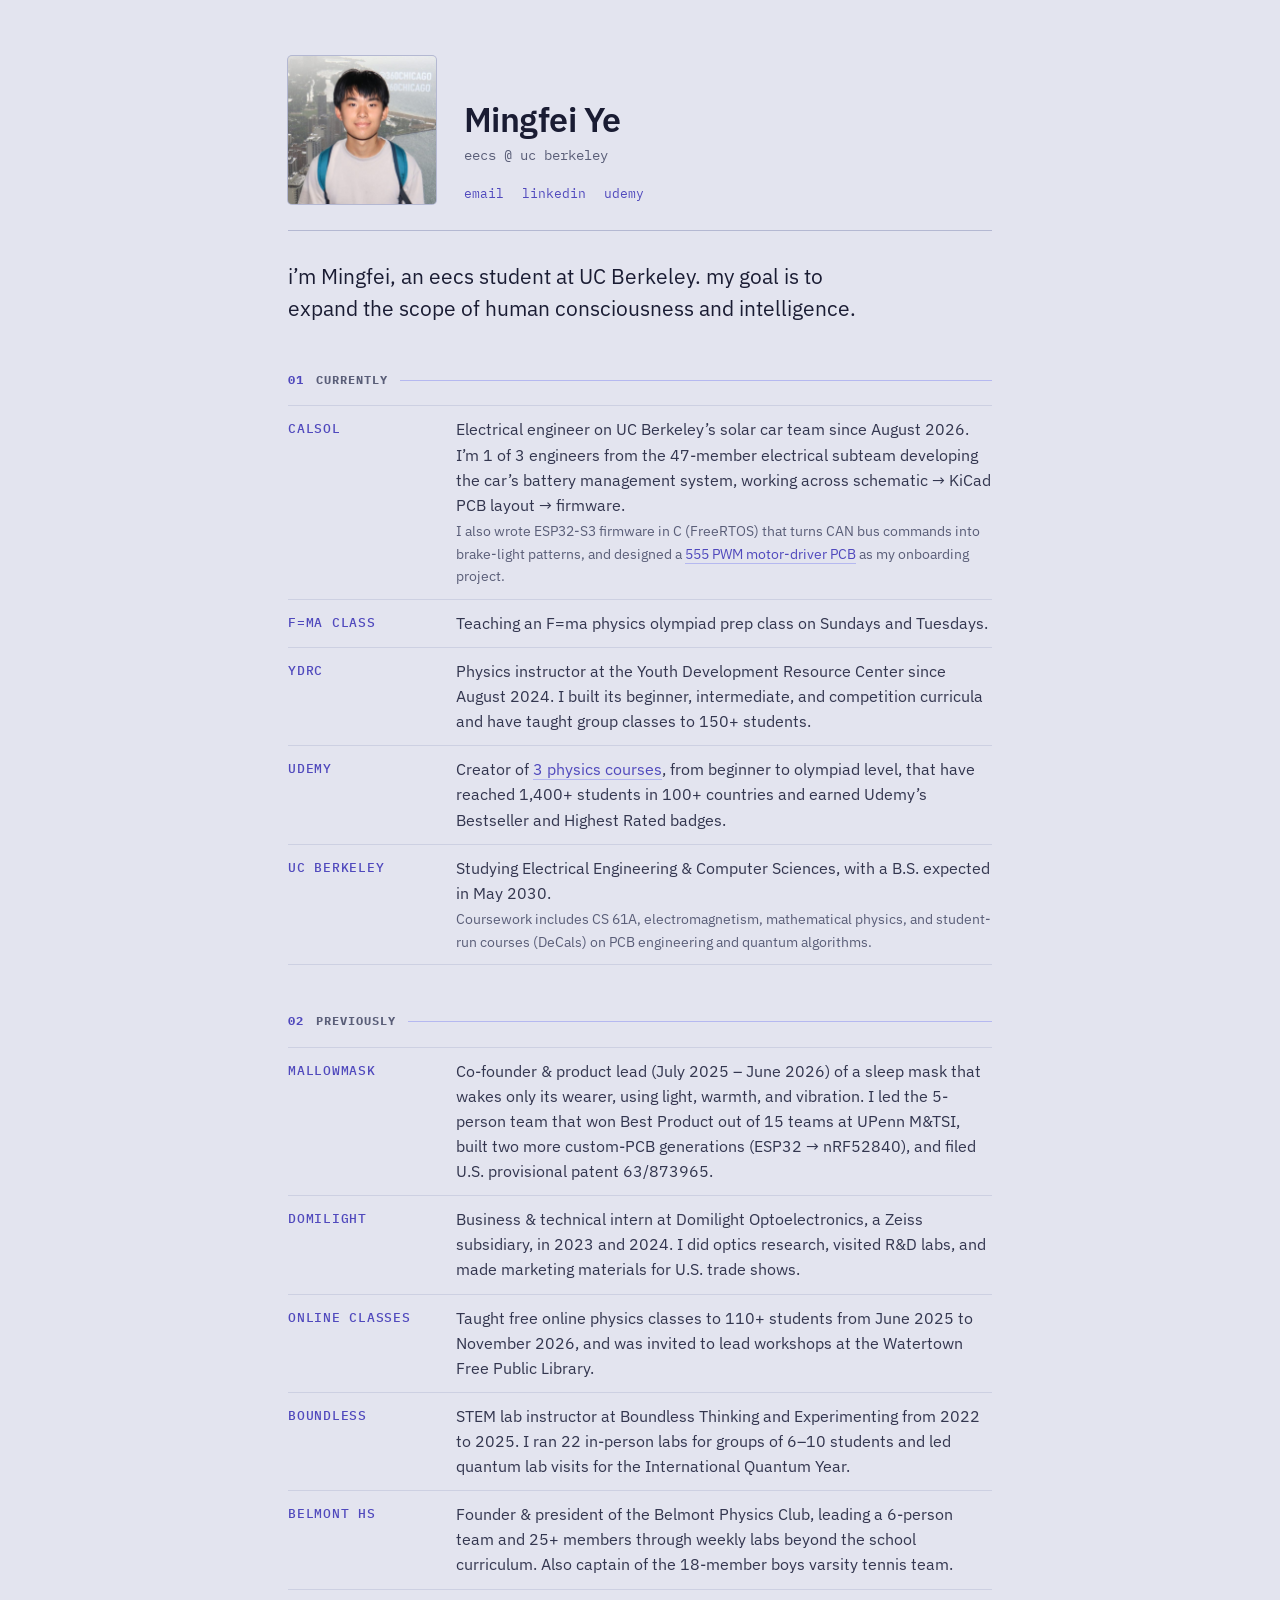
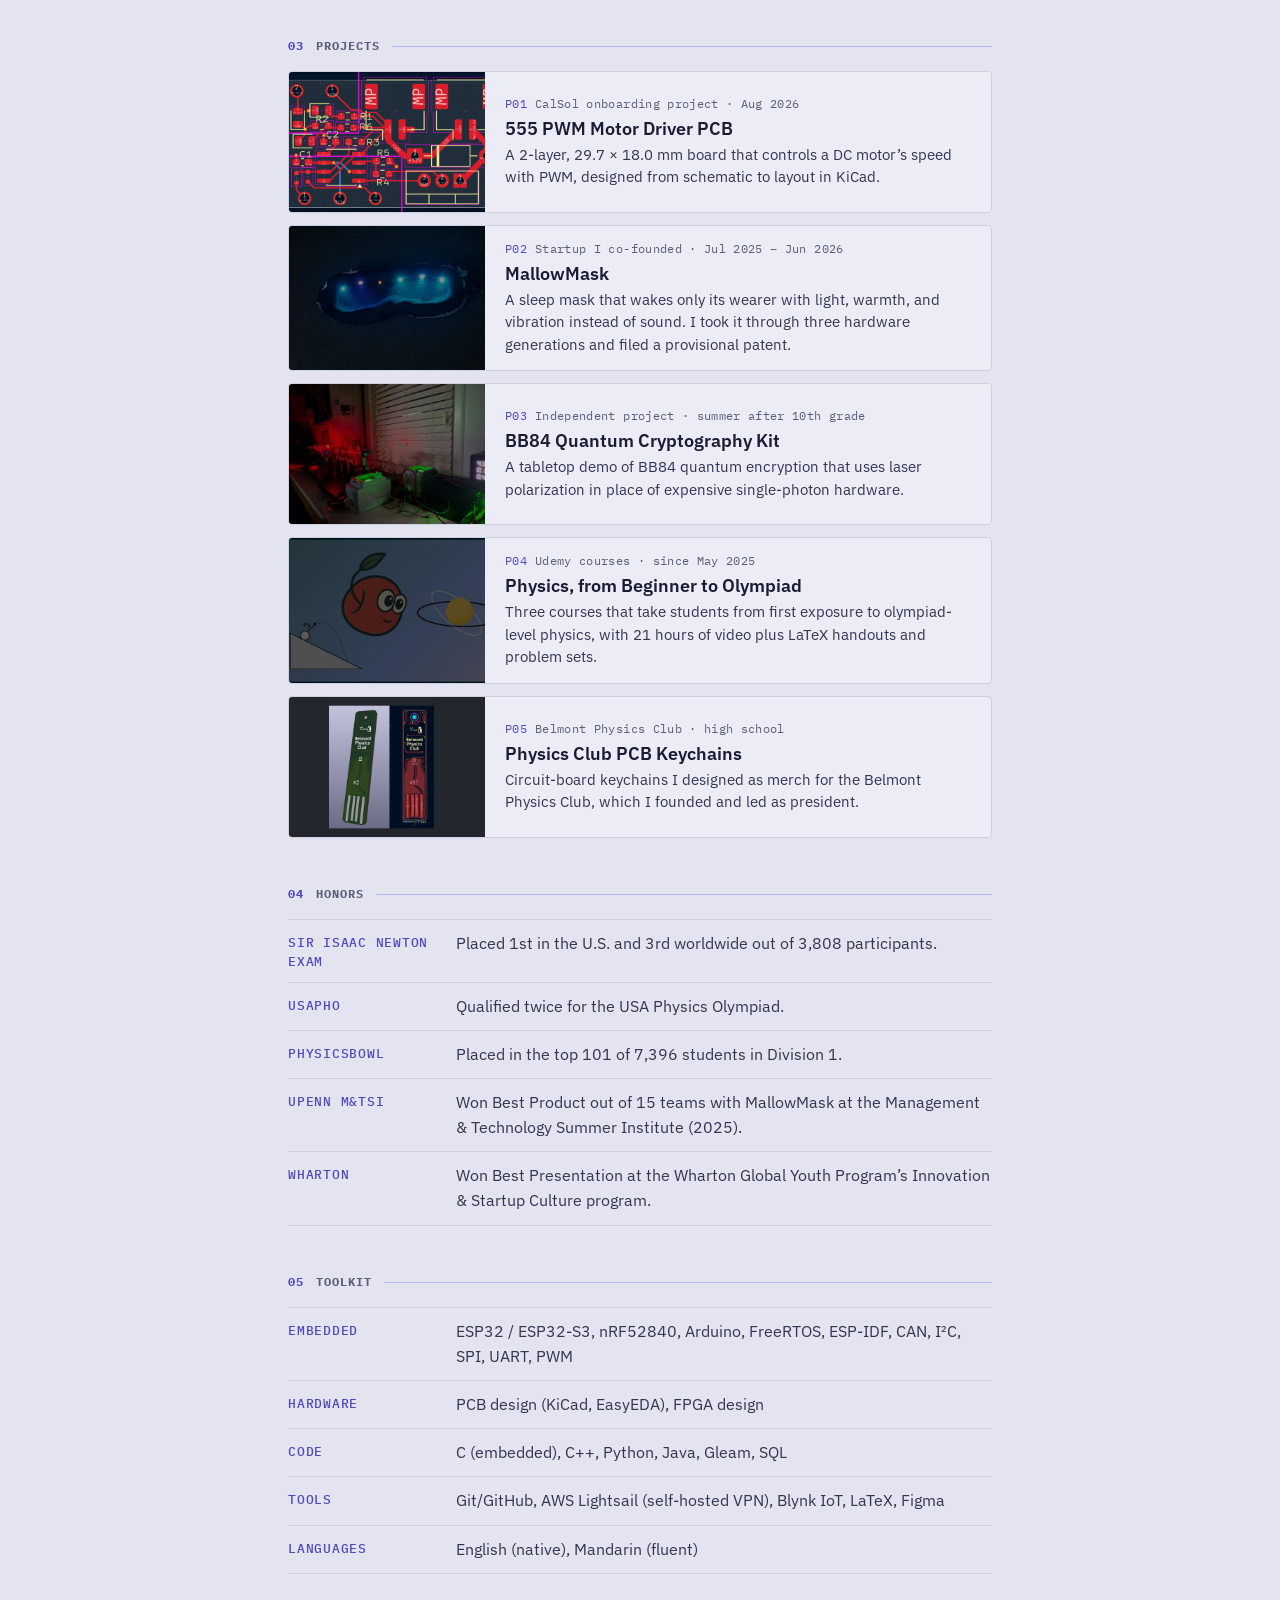
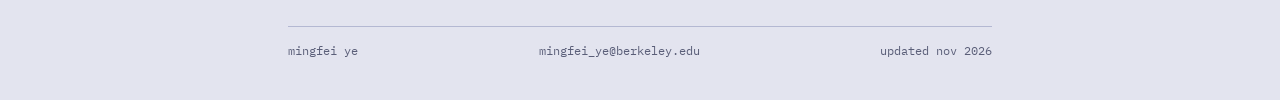
<file: index.html>
<!doctype html>
<html lang="en">
<head>
<meta charset="utf-8">
<meta name="viewport" content="width=device-width, initial-scale=1">
<title>Mingfei Ye</title>
<meta name="description" content="Mingfei Ye, an EECS student at UC Berkeley. Developing the battery management system for CalSol's solar car and teaching physics olympiad prep.">
<link rel="icon" href="assets/favicon.svg" type="image/svg+xml">
<link rel="preconnect" href="https://fonts.googleapis.com">
<link rel="preconnect" href="https://fonts.gstatic.com" crossorigin>
<link href="https://fonts.googleapis.com/css2?family=IBM+Plex+Mono:wght@400;500&family=IBM+Plex+Sans:wght@400;600&display=swap" rel="stylesheet">
<link rel="stylesheet" href="style.css">
</head>
<body>
<main class="wrap">

  <header class="header">
    <!-- Headshot: assets/me.jpg (square). If it's missing, a neutral placeholder shows. -->
    <div class="photo" role="img" aria-label="Photo of Mingfei Ye"></div>
    <div>
      <h1 class="name">Mingfei Ye</h1>
      <div class="sub">eecs @ uc berkeley</div>
      <nav class="links" aria-label="Contact and profiles">
        <a href="mailto:mingfei_ye@berkeley.edu">email</a>
        <a href="https://www.linkedin.com/in/mingfeiye/" target="_blank" rel="noopener">linkedin</a>
        <a href="https://www.udemy.com/user/pushnpull2/" target="_blank" rel="noopener">udemy</a>
      </nav>
    </div>
  </header>

  <section class="intro">
    <p class="statement">i’m Mingfei, an eecs student at UC Berkeley. my goal is to expand the scope of human consciousness and intelligence.</p>
  </section>

  <h2 class="sec"><span class="n">01</span>currently</h2>
  <ul class="spec">
    <li><span class="k"><b>CalSol</b></span>
      <span class="v">Electrical engineer on UC Berkeley’s solar car team since August 2026. I’m 1 of 3 engineers from the 47-member electrical subteam developing the car’s battery management system, working across schematic → KiCad PCB layout → firmware.
      <small>I also wrote ESP32-S3 firmware in C (FreeRTOS) that turns CAN bus commands into brake-light patterns, and designed a <a class="g" href="projects/calsol-motor-driver.html">555 PWM motor-driver PCB</a> as my onboarding project.</small></span></li>
    <li><span class="k"><b>F=ma class</b></span>
      <span class="v">Teaching an F=ma physics olympiad prep class on Sundays and Tuesdays.</span></li>
    <li><span class="k"><b>YDRC</b></span>
      <span class="v">Physics instructor at the Youth Development Resource Center since August 2024. I built its beginner, intermediate, and competition curricula and have taught group classes to 150+ students.</span></li>
    <li><span class="k"><b>Udemy</b></span>
      <span class="v">Creator of <a class="g" href="projects/physics-courses.html">3 physics courses</a>, from beginner to olympiad level, that have reached 1,400+ students in 100+ countries and earned Udemy’s Bestseller and Highest Rated badges.</span></li>
    <li><span class="k"><b>UC Berkeley</b></span>
      <span class="v">Studying Electrical Engineering &amp; Computer Sciences, with a B.S. expected in May 2030.
      <small>Coursework includes CS 61A, electromagnetism, mathematical physics, and student-run courses (DeCals) on PCB engineering and quantum algorithms.</small></span></li>
  </ul>

  <h2 class="sec"><span class="n">02</span>previously</h2>
  <ul class="spec">
    <li><span class="k"><b>MallowMask</b></span>
      <span class="v">Co-founder &amp; product lead (July 2025 – June 2026) of a sleep mask that wakes only its wearer, using light, warmth, and vibration. I led the 5-person team that won Best Product out of 15 teams at UPenn M&amp;TSI, built two more custom-PCB generations (ESP32 → nRF52840), and filed U.S. provisional patent 63/873965.</span></li>
    <li><span class="k"><b>Domilight</b></span>
      <span class="v">Business &amp; technical intern at Domilight Optoelectronics, a Zeiss subsidiary, in 2023 and 2024. I did optics research, visited R&amp;D labs, and made marketing materials for U.S. trade shows.</span></li>
    <li><span class="k"><b>Online classes</b></span>
      <span class="v">Taught free online physics classes to 110+ students from June 2025 to November 2026, and was invited to lead workshops at the Watertown Free Public Library.</span></li>
    <li><span class="k"><b>Boundless</b></span>
      <span class="v">STEM lab instructor at Boundless Thinking and Experimenting from 2022 to 2025. I ran 22 in-person labs for groups of 6–10 students and led quantum lab visits for the International Quantum Year.</span></li>
    <li><span class="k"><b>Belmont HS</b></span>
      <span class="v">Founder &amp; president of the Belmont Physics Club, leading a 6-person team and 25+ members through weekly labs beyond the school curriculum. Also captain of the 18-member boys varsity tennis team.</span></li>
  </ul>

  <h2 class="sec"><span class="n">03</span>projects</h2>
  <ul class="projects">
    <li><a class="post-card" href="projects/calsol-motor-driver.html">
      <div class="post-card-media"><img src="assets/thumbs/motor-layout.jpg" alt="KiCad layout of a 555 PWM motor driver board" loading="lazy"></div>
      <div class="post-card-body">
        <p class="post-card-meta"><span class="ref">P01</span>CalSol onboarding project · Aug 2026</p>
        <h3 class="post-card-title">555 PWM Motor Driver PCB</h3>
        <p class="post-card-desc">A 2-layer, 29.7 × 18.0 mm board that controls a DC motor’s speed with PWM, designed from schematic to layout in KiCad.</p>
      </div></a></li>
    <li><a class="post-card" href="projects/mallowmask.html">
      <div class="post-card-media"><img src="assets/thumbs/mallowmask.jpg" alt="MallowMask sleep mask glowing in the dark" loading="lazy"></div>
      <div class="post-card-body">
        <p class="post-card-meta"><span class="ref">P02</span>Startup I co-founded · Jul 2025 – Jun 2026</p>
        <h3 class="post-card-title">MallowMask</h3>
        <p class="post-card-desc">A sleep mask that wakes only its wearer with light, warmth, and vibration instead of sound. I took it through three hardware generations and filed a provisional patent.</p>
      </div></a></li>
    <li><a class="post-card" href="projects/bb84-quantum-kit.html">
      <div class="post-card-media"><img src="assets/thumbs/bb84.jpg" alt="Laser optics setup in a dark room" loading="lazy"></div>
      <div class="post-card-body">
        <p class="post-card-meta"><span class="ref">P03</span>Independent project · summer after 10th grade</p>
        <h3 class="post-card-title">BB84 Quantum Cryptography Kit</h3>
        <p class="post-card-desc">A tabletop demo of BB84 quantum encryption that uses laser polarization in place of expensive single-photon hardware.</p>
      </div></a></li>
    <li><a class="post-card" href="projects/physics-courses.html">
      <div class="post-card-media"><img src="assets/thumbs/courses.jpg" alt="Illustration from a physics course" loading="lazy"></div>
      <div class="post-card-body">
        <p class="post-card-meta"><span class="ref">P04</span>Udemy courses · since May 2025</p>
        <h3 class="post-card-title">Physics, from Beginner to Olympiad</h3>
        <p class="post-card-desc">Three courses that take students from first exposure to olympiad-level physics, with 21 hours of video plus LaTeX handouts and problem sets.</p>
      </div></a></li>
    <li><a class="post-card" href="projects/pcb-keychains.html">
      <div class="post-card-media"><img src="assets/thumbs/keychain.jpg" alt="Two PCB keychain designs" loading="lazy"></div>
      <div class="post-card-body">
        <p class="post-card-meta"><span class="ref">P05</span>Belmont Physics Club · high school</p>
        <h3 class="post-card-title">Physics Club PCB Keychains</h3>
        <p class="post-card-desc">Circuit-board keychains I designed as merch for the Belmont Physics Club, which I founded and led as president.</p>
      </div></a></li>
  </ul>

  <h2 class="sec"><span class="n">04</span>honors</h2>
  <ul class="spec">
    <li><span class="k"><b>Sir Isaac Newton Exam</b></span><span class="v">Placed 1st in the U.S. and 3rd worldwide out of 3,808 participants.</span></li>
    <li><span class="k"><b>USAPhO</b></span><span class="v">Qualified twice for the USA Physics Olympiad.</span></li>
    <li><span class="k"><b>PhysicsBowl</b></span><span class="v">Placed in the top 101 of 7,396 students in Division 1.</span></li>
    <li><span class="k"><b>UPenn M&amp;TSI</b></span><span class="v">Won Best Product out of 15 teams with MallowMask at the Management &amp; Technology Summer Institute (2025).</span></li>
    <li><span class="k"><b>Wharton</b></span><span class="v">Won Best Presentation at the Wharton Global Youth Program’s Innovation &amp; Startup Culture program.</span></li>
  </ul>

  <h2 class="sec"><span class="n">05</span>toolkit</h2>
  <ul class="spec">
    <li><span class="k"><b>Embedded</b></span><span class="v">ESP32 / ESP32-S3, nRF52840, Arduino, FreeRTOS, ESP-IDF, CAN, I²C, SPI, UART, PWM</span></li>
    <li><span class="k"><b>Hardware</b></span><span class="v">PCB design (KiCad, EasyEDA), FPGA design</span></li>
    <li><span class="k"><b>Code</b></span><span class="v">C (embedded), C++, Python, Java, Gleam, SQL</span></li>
    <li><span class="k"><b>Tools</b></span><span class="v">Git/GitHub, AWS Lightsail (self-hosted VPN), Blynk IoT, LaTeX, Figma</span></li>
    <li><span class="k"><b>Languages</b></span><span class="v">English (native), Mandarin (fluent)</span></li>
  </ul>

  <footer class="footer"><span>mingfei ye</span><a href="mailto:mingfei_ye@berkeley.edu">mingfei_ye@berkeley.edu</a><span>updated nov 2026</span></footer>
</main>
</body>
</html>
</file>
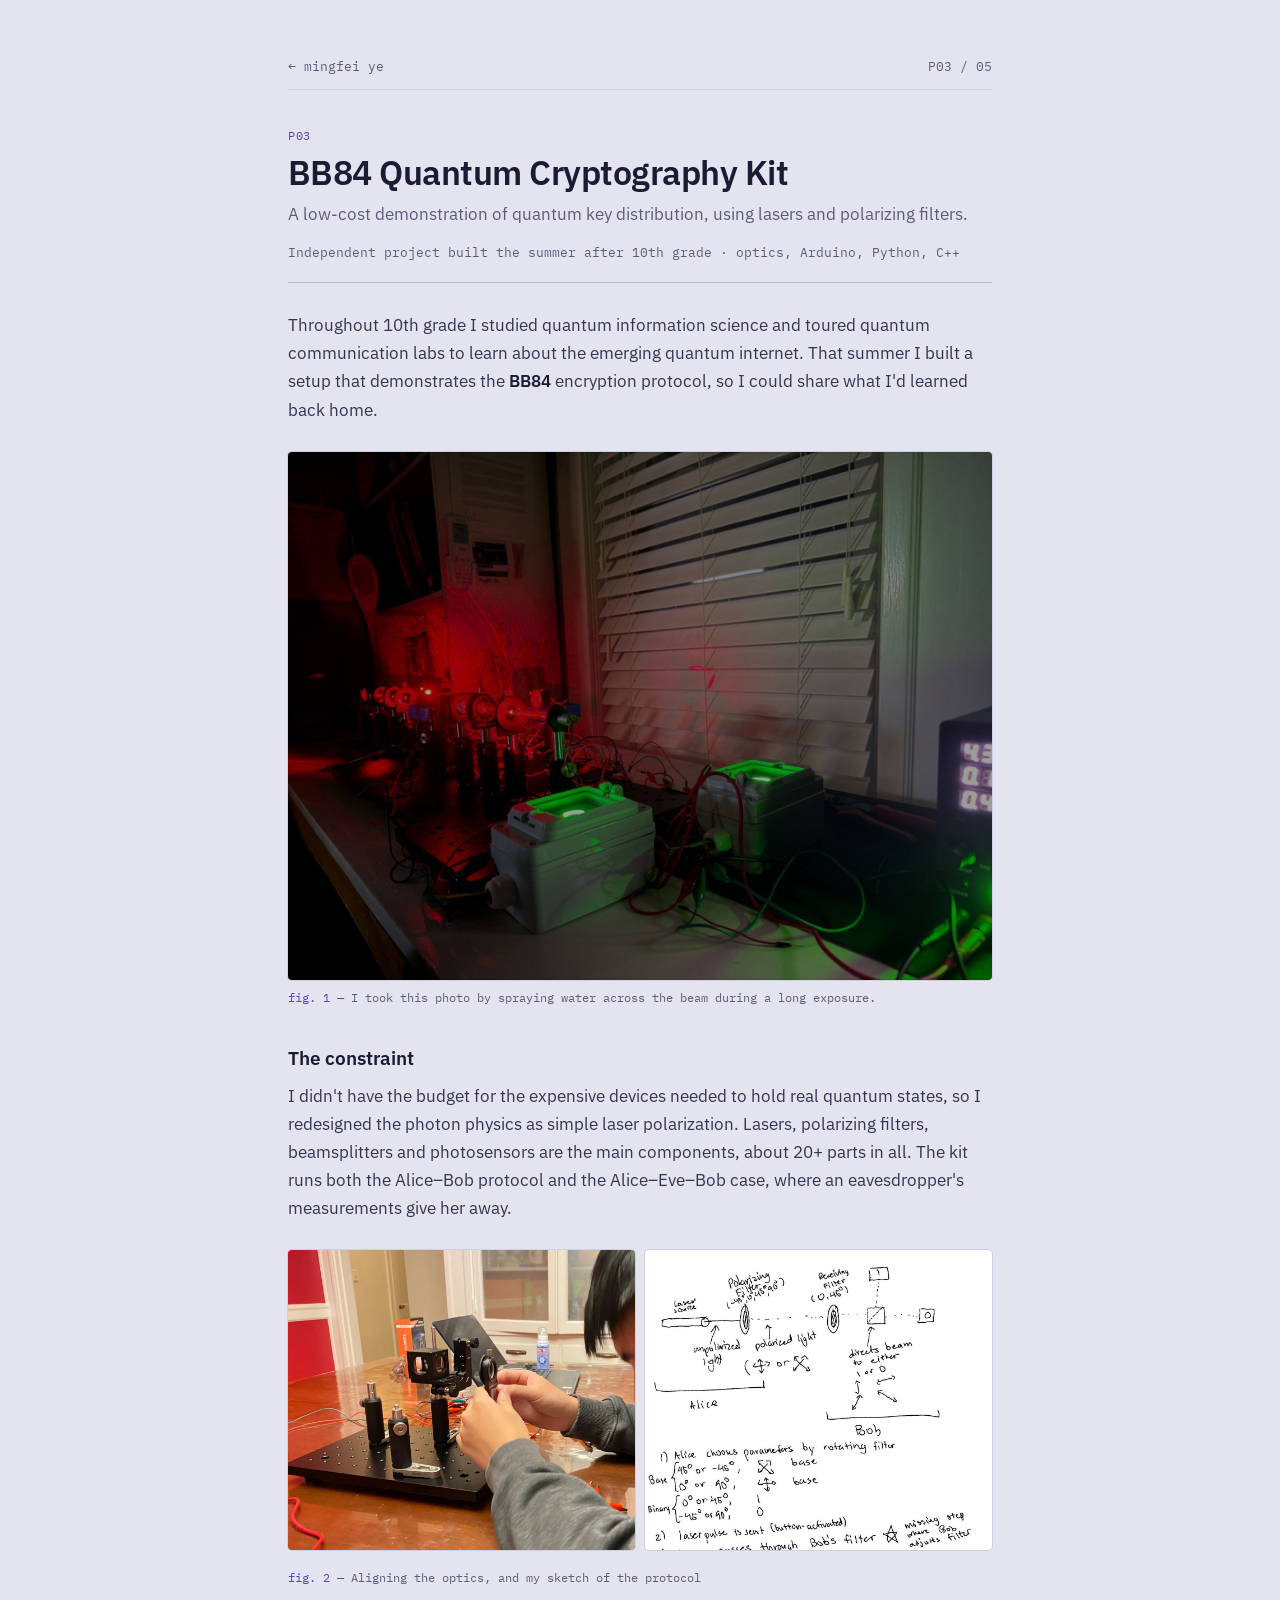
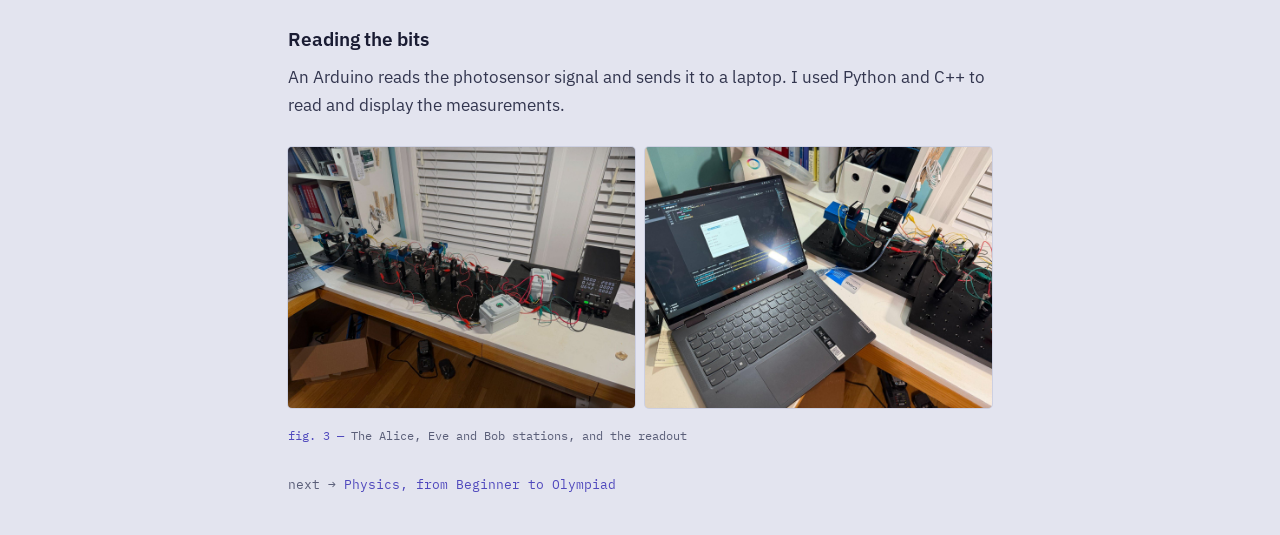
<file: projects/bb84-quantum-kit.html>
<!doctype html>
<html lang="en">
<head>
<meta charset="utf-8">
<meta name="viewport" content="width=device-width, initial-scale=1">
<title>BB84 Quantum Cryptography Kit · Mingfei Ye</title>
<meta name="description" content="A low-cost demonstration of quantum key distribution, using lasers and polarizing filters.">
<link rel="icon" href="../assets/favicon.svg" type="image/svg+xml">
<link rel="preconnect" href="https://fonts.googleapis.com">
<link rel="preconnect" href="https://fonts.gstatic.com" crossorigin>
<link href="https://fonts.googleapis.com/css2?family=IBM+Plex+Mono:wght@400;500&family=IBM+Plex+Sans:wght@400;600&display=swap" rel="stylesheet">
<link rel="stylesheet" href="../style.css">
</head>
<body>
<main class="wrap">
  <nav class="topbar"><a href="../index.html">← mingfei ye</a><span>P03 / 05</span></nav>
  <article>
    <p class="post-meta-top">P03</p>
    <h1 class="post-title">BB84 Quantum Cryptography Kit</h1>
    <p class="post-sub">A low-cost demonstration of quantum key distribution, using lasers and polarizing filters.</p>
    <p class="post-meta">Independent project built the summer after 10th grade · optics, Arduino, Python, C++</p>
    <div class="post-body">

<p>Throughout 10th grade I studied quantum information science and toured quantum communication labs to learn about the emerging quantum internet. That summer I built a setup that demonstrates the <strong>BB84</strong> encryption protocol, so I could share what I'd learned back home.</p>
<figure class="wide"><img src="../assets/bb84-laser.jpg" alt="I took this photo by spraying water across the beam during a long exposure." loading="lazy"><figcaption>I took this photo by spraying water across the beam during a long exposure.</figcaption></figure>
<h3>The constraint</h3>
<p>I didn't have the budget for the expensive devices needed to hold real quantum states, so I redesigned the photon physics as simple laser polarization. Lasers, polarizing filters, beamsplitters and photosensors are the main components, about 20+ parts in all. The kit runs both the Alice–Bob protocol and the Alice–Eve–Bob case, where an eavesdropper's measurements give her away.</p>
<figure class="pair"><img src="../assets/bb84-build.jpg" alt="" loading="lazy"><img src="../assets/bb84-sketch.jpg" alt="" loading="lazy"><figcaption>Aligning the optics, and my sketch of the protocol</figcaption></figure>
<h3>Reading the bits</h3>
<p>An Arduino reads the photosensor signal and sends it to a laptop. I used Python and C++ to read and display the measurements.</p>
<figure class="pair"><img src="../assets/bb84-setup.jpg" alt="" loading="lazy"><img src="../assets/bb84-laptop.jpg" alt="" loading="lazy"><figcaption>The Alice, Eve and Bob stations, and the readout</figcaption></figure>

    </div>
    
    <p class="next">next → <a href="physics-courses.html">Physics, from Beginner to Olympiad</a></p>
  </article>
</main>
</body>
</html>
</file>
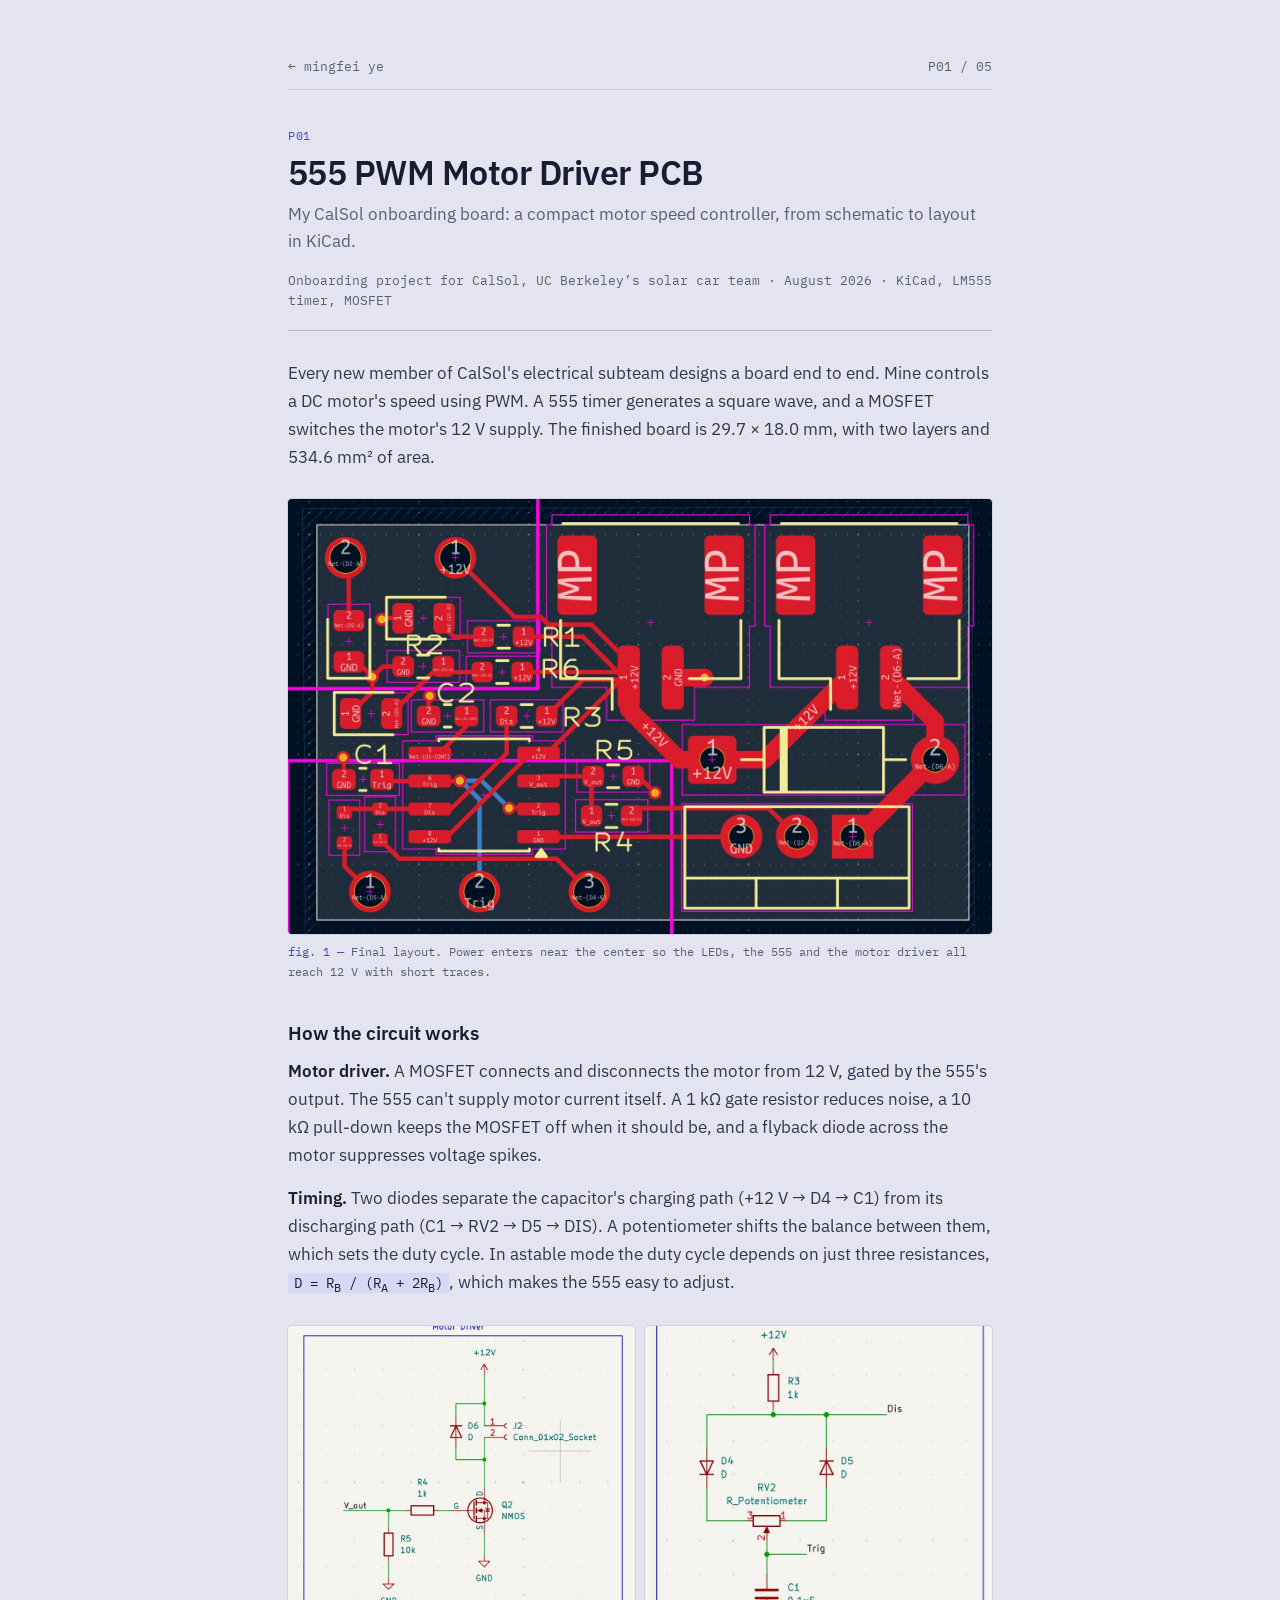
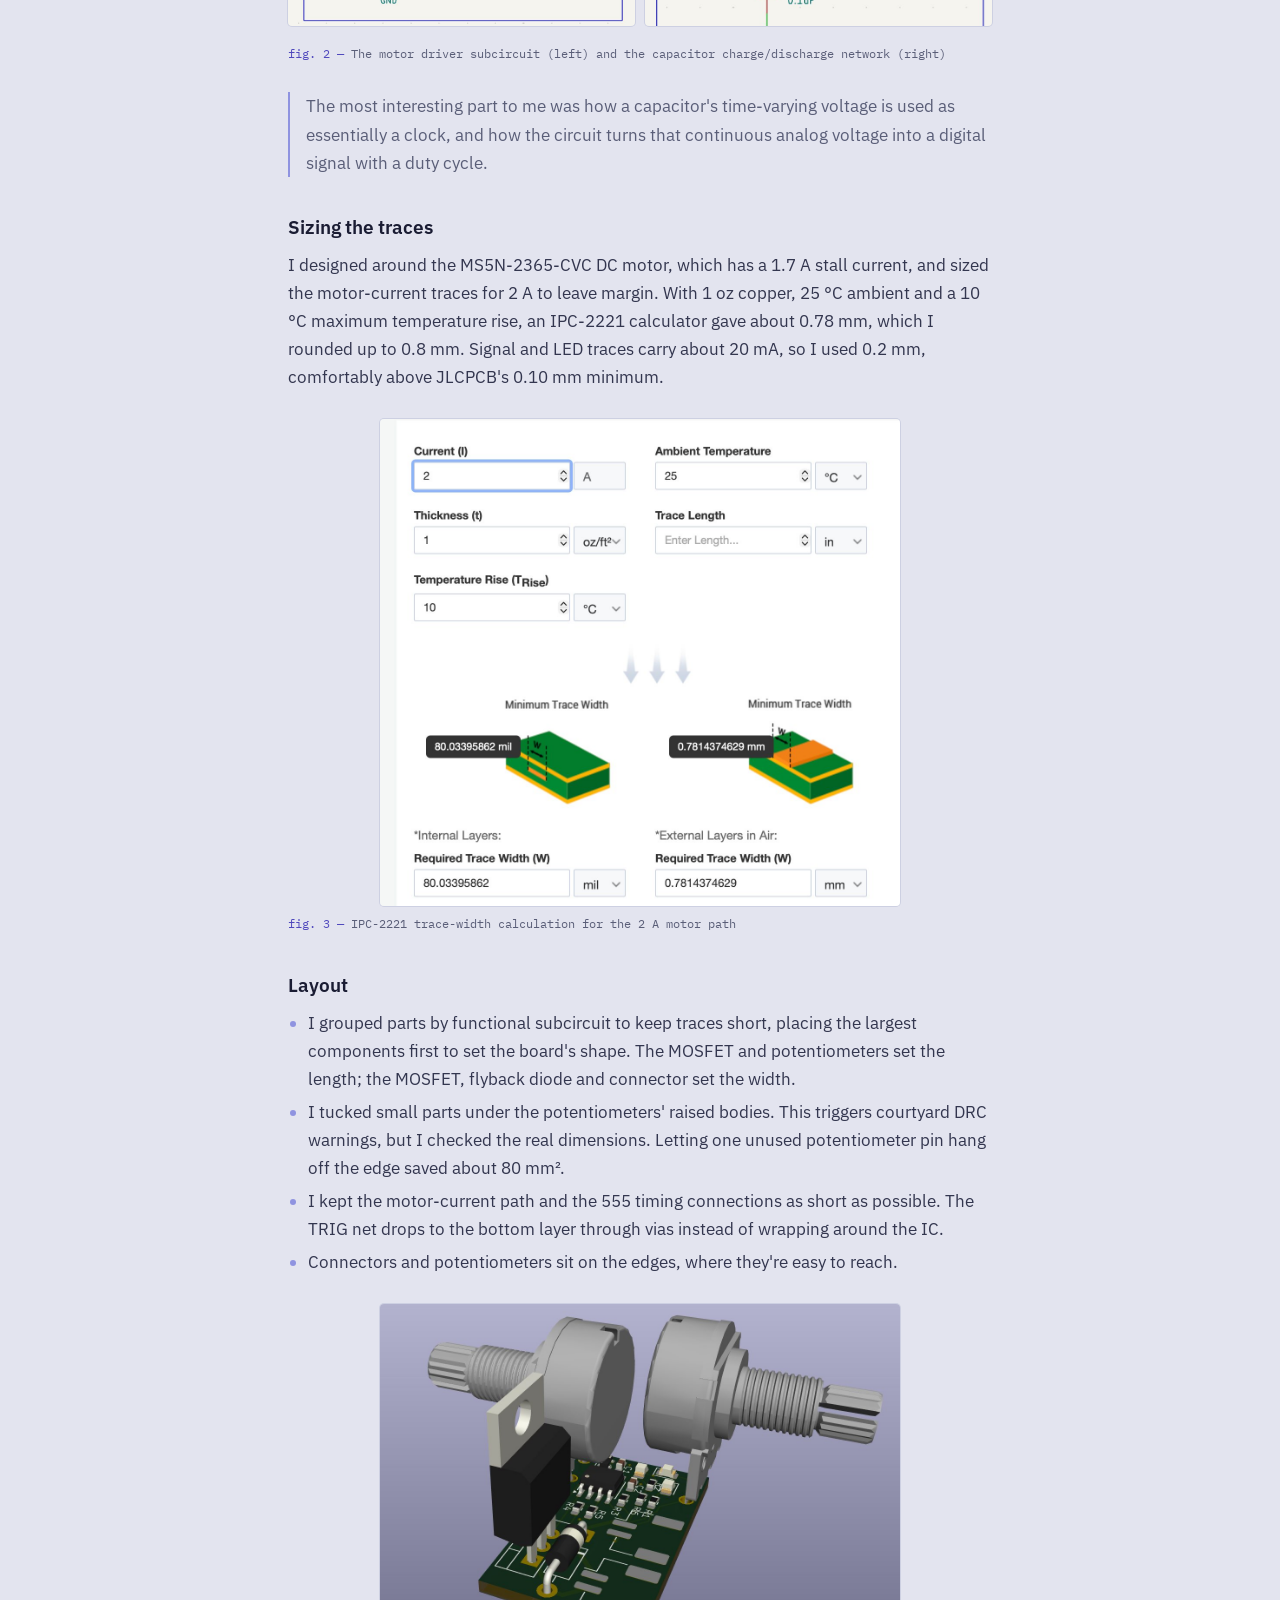
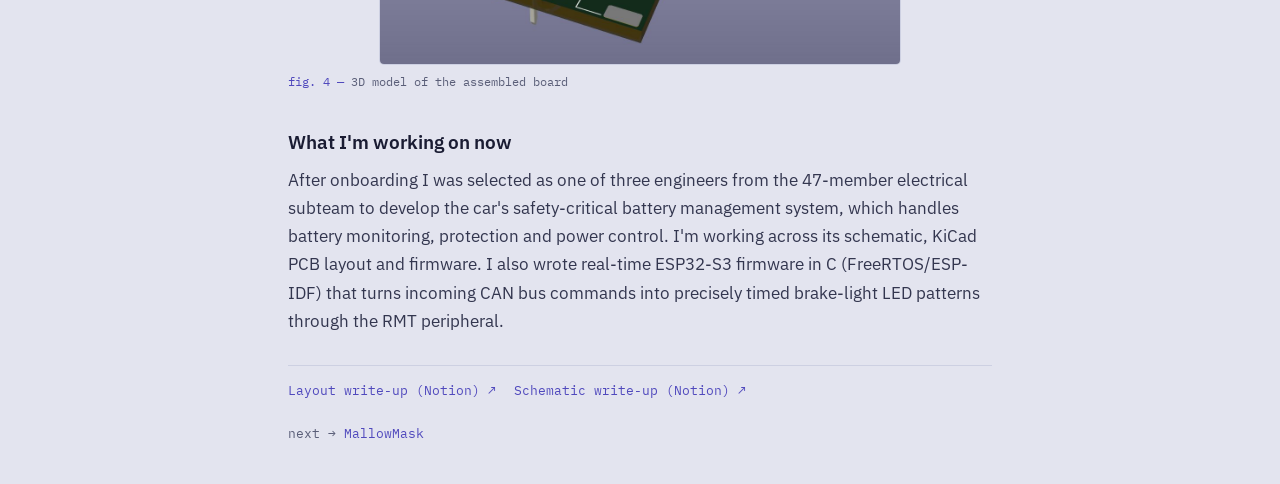
<file: projects/calsol-motor-driver.html>
<!doctype html>
<html lang="en">
<head>
<meta charset="utf-8">
<meta name="viewport" content="width=device-width, initial-scale=1">
<title>555 PWM Motor Driver PCB · Mingfei Ye</title>
<meta name="description" content="My CalSol onboarding board: a compact motor speed controller, from schematic to layout in KiCad.">
<link rel="icon" href="../assets/favicon.svg" type="image/svg+xml">
<link rel="preconnect" href="https://fonts.googleapis.com">
<link rel="preconnect" href="https://fonts.gstatic.com" crossorigin>
<link href="https://fonts.googleapis.com/css2?family=IBM+Plex+Mono:wght@400;500&family=IBM+Plex+Sans:wght@400;600&display=swap" rel="stylesheet">
<link rel="stylesheet" href="../style.css">
</head>
<body>
<main class="wrap">
  <nav class="topbar"><a href="../index.html">← mingfei ye</a><span>P01 / 05</span></nav>
  <article>
    <p class="post-meta-top">P01</p>
    <h1 class="post-title">555 PWM Motor Driver PCB</h1>
    <p class="post-sub">My CalSol onboarding board: a compact motor speed controller, from schematic to layout in KiCad.</p>
    <p class="post-meta">Onboarding project for CalSol, UC Berkeley’s solar car team · August 2026 · KiCad, LM555 timer, MOSFET</p>
    <div class="post-body">

<p>Every new member of CalSol's electrical subteam designs a board end to end. Mine controls a DC motor's speed using PWM. A 555 timer generates a square wave, and a MOSFET switches the motor's 12 V supply. The finished board is 29.7 × 18.0 mm, with two layers and 534.6 mm² of area.</p>
<figure class="wide"><img src="../assets/calsol-layout.jpg" alt="Final layout. Power enters near the center so the LEDs, the 555 and the motor driver all reach 12 V with short traces." loading="lazy"><figcaption>Final layout. Power enters near the center so the LEDs, the 555 and the motor driver all reach 12 V with short traces.</figcaption></figure>
<h3>How the circuit works</h3>
<p><strong>Motor driver.</strong> A MOSFET connects and disconnects the motor from 12 V, gated by the 555's output. The 555 can't supply motor current itself. A 1 kΩ gate resistor reduces noise, a 10 kΩ pull-down keeps the MOSFET off when it should be, and a flyback diode across the motor suppresses voltage spikes.</p>
<p><strong>Timing.</strong> Two diodes separate the capacitor's charging path (+12 V → D4 → C1) from its discharging path (C1 → RV2 → D5 → DIS). A potentiometer shifts the balance between them, which sets the duty cycle. In astable mode the duty cycle depends on just three resistances, <code>D = R<sub>B</sub> / (R<sub>A</sub> + 2R<sub>B</sub>)</code>, which makes the 555 easy to adjust.</p>
<figure class="pair"><img src="../assets/calsol-sch-motor.jpg" alt="" loading="lazy"><img src="../assets/calsol-sch-rc.jpg" alt="" loading="lazy"><figcaption>The motor driver subcircuit (left) and the capacitor charge/discharge network (right)</figcaption></figure>
<blockquote>The most interesting part to me was how a capacitor's time-varying voltage is used as essentially a clock, and how the circuit turns that continuous analog voltage into a digital signal with a duty cycle.</blockquote>
<h3>Sizing the traces</h3>
<p>I designed around the MS5N-2365-CVC DC motor, which has a 1.7 A stall current, and sized the motor-current traces for 2 A to leave margin. With 1 oz copper, 25 °C ambient and a 10 °C maximum temperature rise, an IPC-2221 calculator gave about 0.78 mm, which I rounded up to 0.8 mm. Signal and LED traces carry about 20 mA, so I used 0.2 mm, comfortably above JLCPCB's 0.10 mm minimum.</p>
<figure class=""><img src="../assets/calsol-trace-calc.jpg" alt="IPC-2221 trace-width calculation for the 2 A motor path" loading="lazy"><figcaption>IPC-2221 trace-width calculation for the 2 A motor path</figcaption></figure>
<h3>Layout</h3>
<ul>
<li>I grouped parts by functional subcircuit to keep traces short, placing the largest components first to set the board's shape. The MOSFET and potentiometers set the length; the MOSFET, flyback diode and connector set the width.</li>
<li>I tucked small parts under the potentiometers' raised bodies. This triggers courtyard DRC warnings, but I checked the real dimensions. Letting one unused potentiometer pin hang off the edge saved about 80 mm².</li>
<li>I kept the motor-current path and the 555 timing connections as short as possible. The TRIG net drops to the bottom layer through vias instead of wrapping around the IC.</li>
<li>Connectors and potentiometers sit on the edges, where they're easy to reach.</li>
</ul>
<figure class=""><img src="../assets/calsol-3d.jpg" alt="3D model of the assembled board" loading="lazy"><figcaption>3D model of the assembled board</figcaption></figure>
<h3>What I'm working on now</h3>
<p>After onboarding I was selected as one of three engineers from the 47-member electrical subteam to develop the car's safety-critical battery management system, which handles battery monitoring, protection and power control. I'm working across its schematic, KiCad PCB layout and firmware. I also wrote real-time ESP32-S3 firmware in C (FreeRTOS/ESP-IDF) that turns incoming CAN bus commands into precisely timed brake-light LED patterns through the RMT peripheral.</p>

    </div>
    <p class="post-links"><a href="https://app.notion.com/p/Mingfei-Ye-CalSol-Onboarding-Layout-Write-Up-3e6fd47fecf0804d9beaf15d311d4b33" target="_blank" rel="noopener">Layout write-up (Notion) ↗</a><a href="https://app.notion.com/p/Mingfei-Ye-CalSol-Onboarding-Schematics-Write-Up-3e2fd47fecf080afb602c02a292b029c" target="_blank" rel="noopener">Schematic write-up (Notion) ↗</a></p>
    <p class="next">next → <a href="mallowmask.html">MallowMask</a></p>
  </article>
</main>
</body>
</html>
</file>
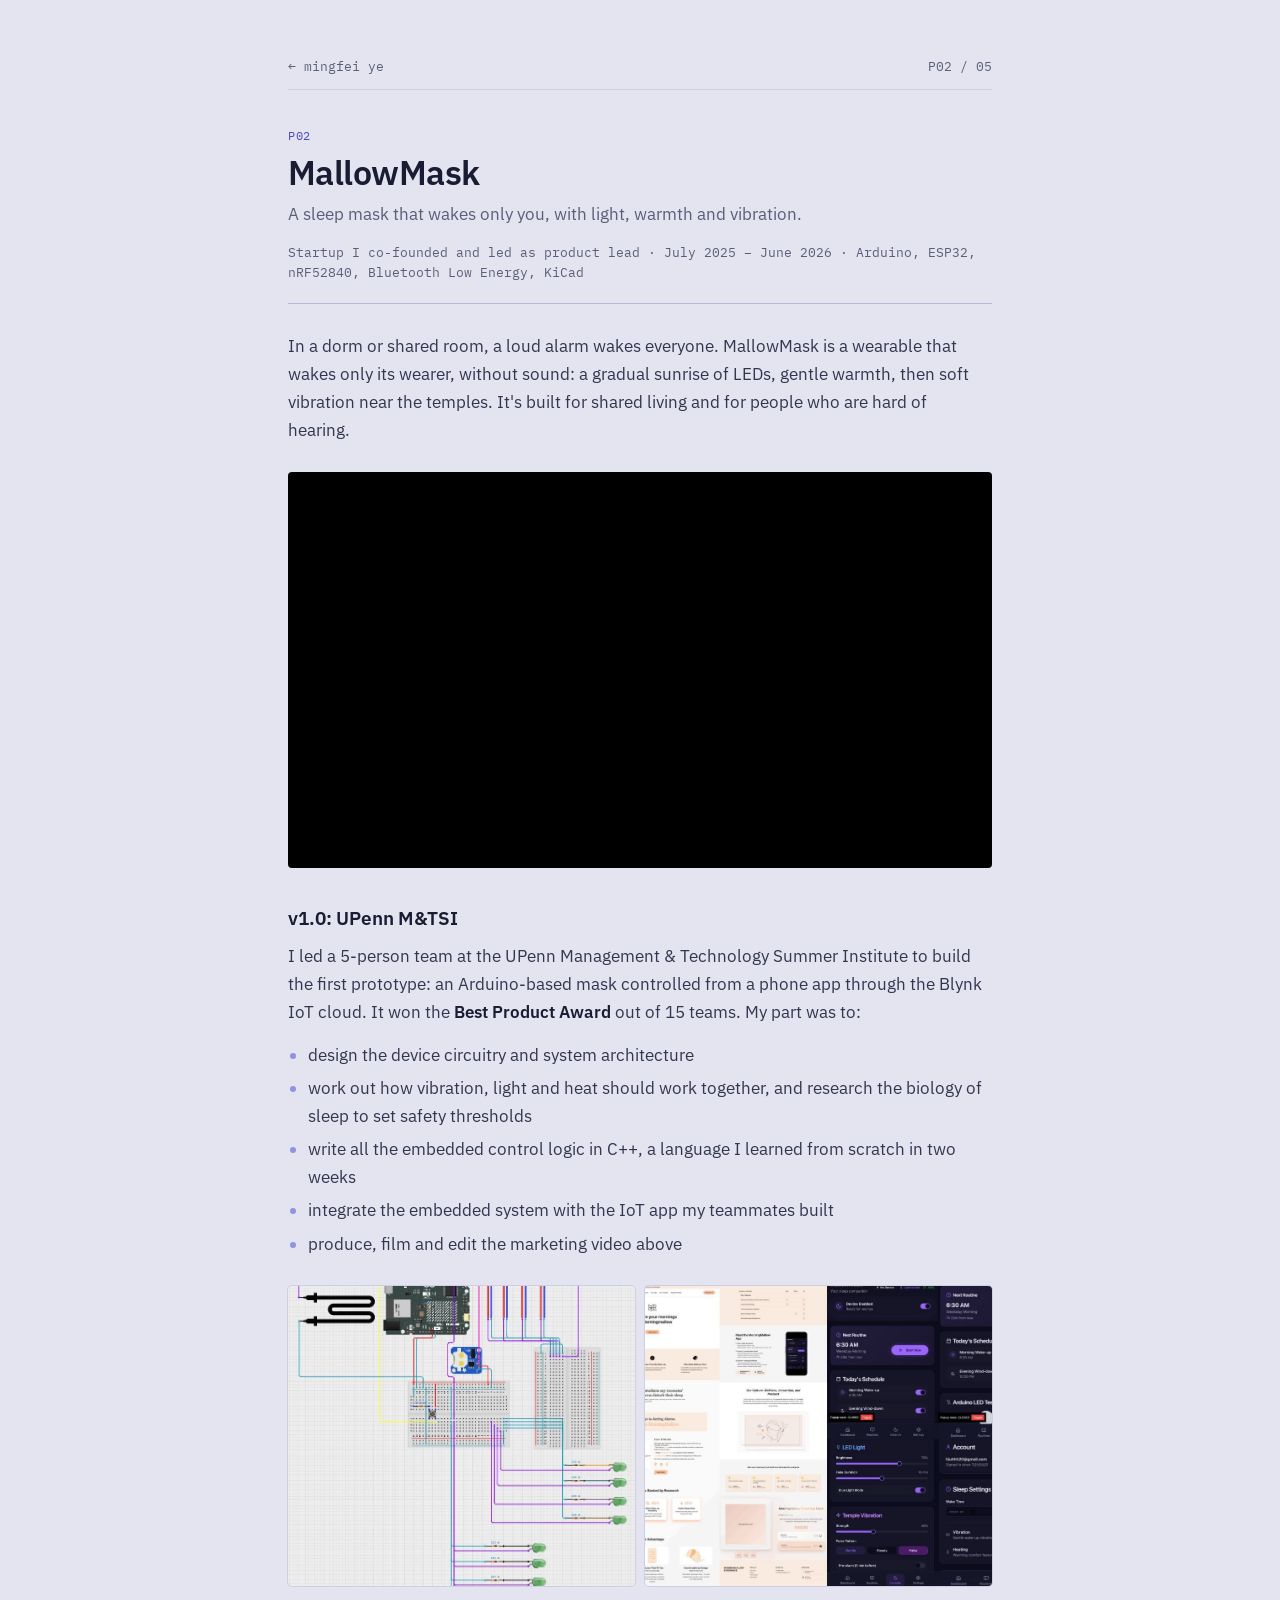
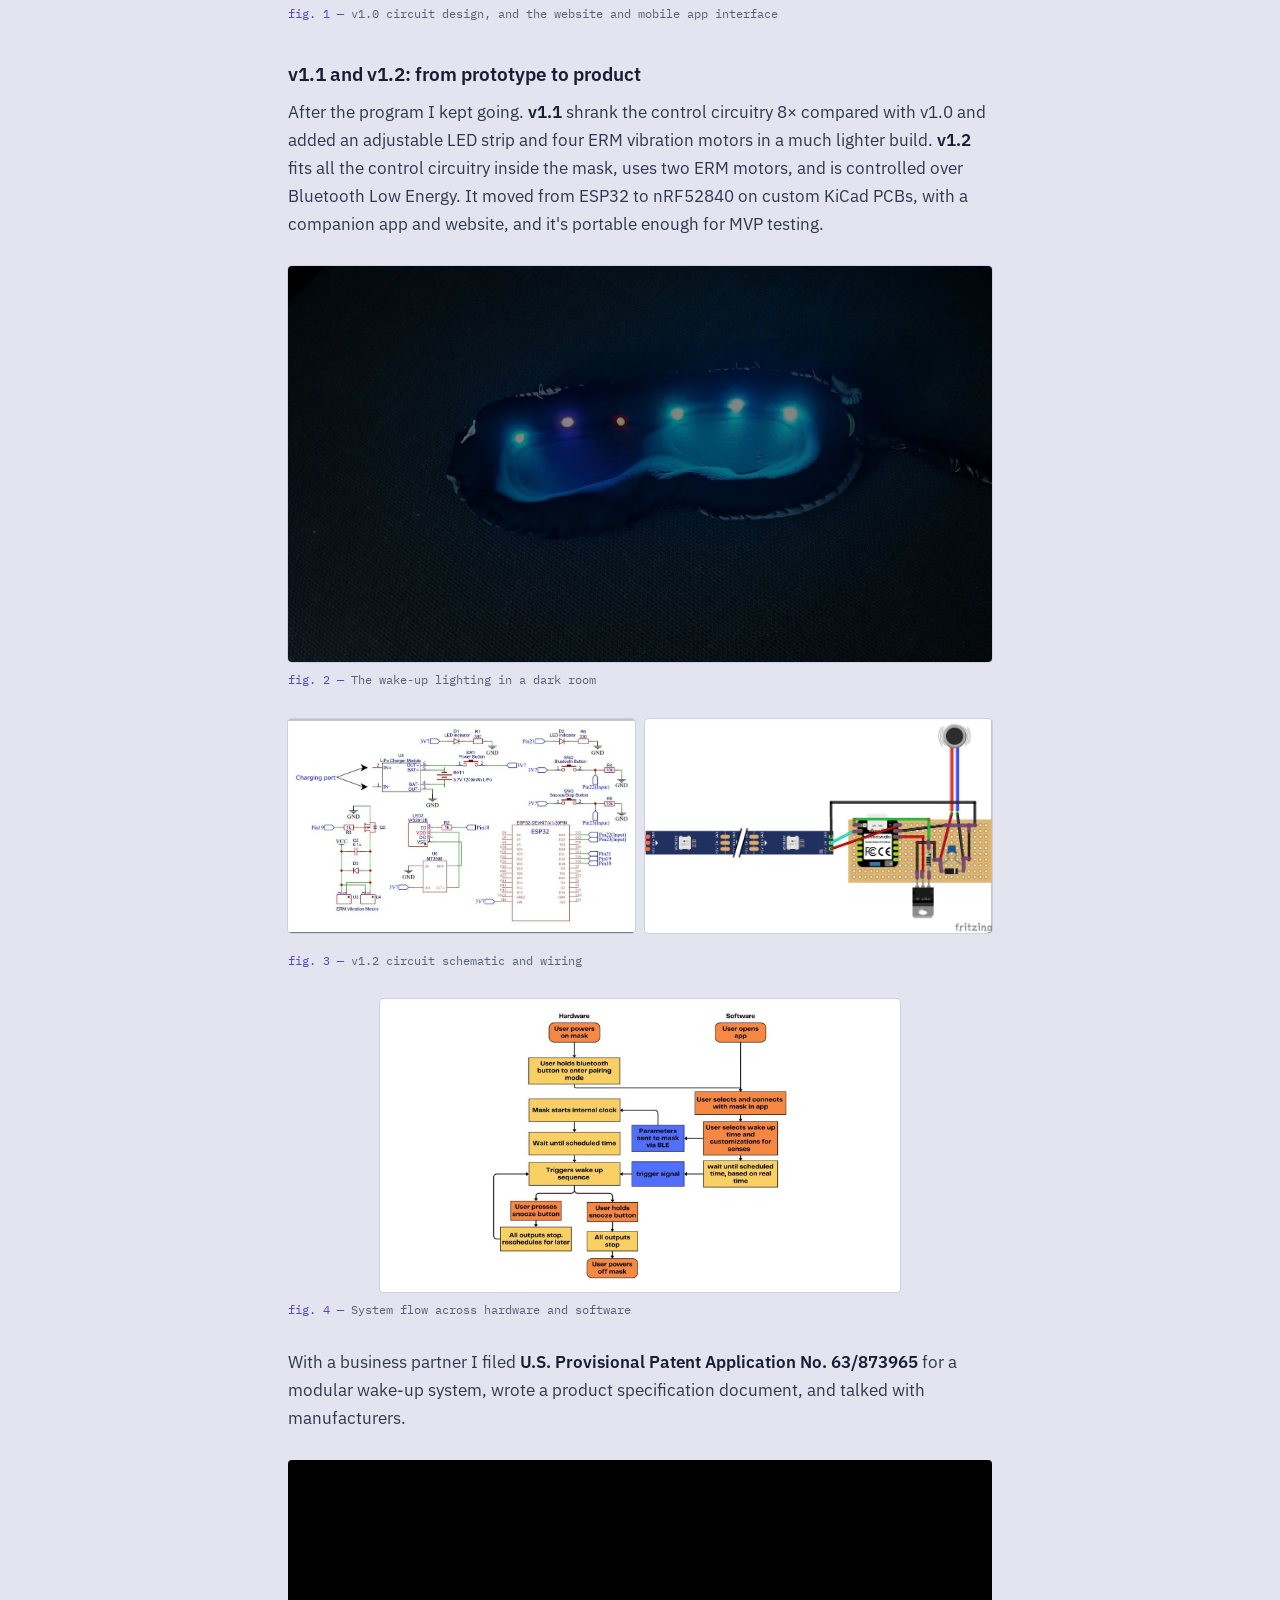
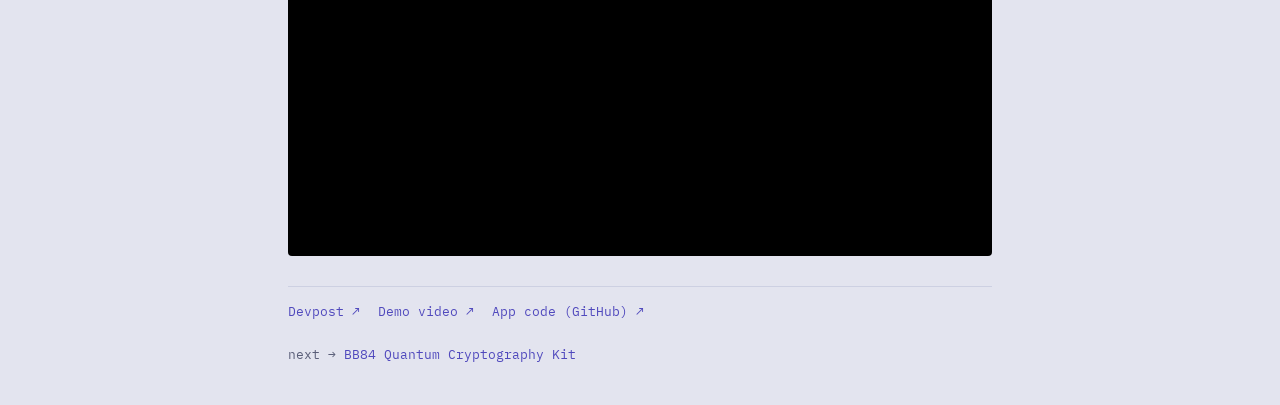
<file: projects/mallowmask.html>
<!doctype html>
<html lang="en">
<head>
<meta charset="utf-8">
<meta name="viewport" content="width=device-width, initial-scale=1">
<title>MallowMask · Mingfei Ye</title>
<meta name="description" content="A sleep mask that wakes only you, with light, warmth and vibration.">
<link rel="icon" href="../assets/favicon.svg" type="image/svg+xml">
<link rel="preconnect" href="https://fonts.googleapis.com">
<link rel="preconnect" href="https://fonts.gstatic.com" crossorigin>
<link href="https://fonts.googleapis.com/css2?family=IBM+Plex+Mono:wght@400;500&family=IBM+Plex+Sans:wght@400;600&display=swap" rel="stylesheet">
<link rel="stylesheet" href="../style.css">
</head>
<body>
<main class="wrap">
  <nav class="topbar"><a href="../index.html">← mingfei ye</a><span>P02 / 05</span></nav>
  <article>
    <p class="post-meta-top">P02</p>
    <h1 class="post-title">MallowMask</h1>
    <p class="post-sub">A sleep mask that wakes only you, with light, warmth and vibration.</p>
    <p class="post-meta">Startup I co-founded and led as product lead · July 2025 – June 2026 · Arduino, ESP32, nRF52840, Bluetooth Low Energy, KiCad</p>
    <div class="post-body">

<p>In a dorm or shared room, a loud alarm wakes everyone. MallowMask is a wearable that wakes only its wearer, without sound: a gradual sunrise of LEDs, gentle warmth, then soft vibration near the temples. It's built for shared living and for people who are hard of hearing.</p>
<div class="video"><iframe src="https://www.youtube-nocookie.com/embed/HqAJ-uIuoUg?rel=0" title="MallowMask marketing video" loading="lazy" allow="accelerometer; encrypted-media; gyroscope; picture-in-picture" allowfullscreen></iframe></div>
<h3>v1.0: UPenn M&amp;TSI</h3>
<p>I led a 5-person team at the UPenn Management &amp; Technology Summer Institute to build the first prototype: an Arduino-based mask controlled from a phone app through the Blynk IoT cloud. It won the <strong>Best Product Award</strong> out of 15 teams. My part was to:</p>
<ul>
<li>design the device circuitry and system architecture</li>
<li>work out how vibration, light and heat should work together, and research the biology of sleep to set safety thresholds</li>
<li>write all the embedded control logic in C++, a language I learned from scratch in two weeks</li>
<li>integrate the embedded system with the IoT app my teammates built</li>
<li>produce, film and edit the marketing video above</li>
</ul>
<figure class="pair"><img src="../assets/mask-circuit.jpg" alt="" loading="lazy"><img src="../assets/mask-app.jpg" alt="" loading="lazy"><figcaption>v1.0 circuit design, and the website and mobile app interface</figcaption></figure>
<h3>v1.1 and v1.2: from prototype to product</h3>
<p>After the program I kept going. <strong>v1.1</strong> shrank the control circuitry 8× compared with v1.0 and added an adjustable LED strip and four ERM vibration motors in a much lighter build. <strong>v1.2</strong> fits all the control circuitry inside the mask, uses two ERM motors, and is controlled over Bluetooth Low Energy. It moved from ESP32 to nRF52840 on custom KiCad PCBs, with a companion app and website, and it's portable enough for MVP testing.</p>
<figure class="wide"><img src="../assets/mask-glow.jpg" alt="The wake-up lighting in a dark room" loading="lazy"><figcaption>The wake-up lighting in a dark room</figcaption></figure>
<figure class="pair"><img src="../assets/mask-v12-schematic.jpg" alt="" loading="lazy"><img src="../assets/mask-fritzing.jpg" alt="" loading="lazy"><figcaption>v1.2 circuit schematic and wiring</figcaption></figure>
<figure class=""><img src="../assets/mask-flow.jpg" alt="System flow across hardware and software" loading="lazy"><figcaption>System flow across hardware and software</figcaption></figure>
<p>With a business partner I filed <strong>U.S. Provisional Patent Application No. 63/873965</strong> for a modular wake-up system, wrote a product specification document, and talked with manufacturers.</p>
<div class="video"><iframe src="https://www.youtube-nocookie.com/embed/n2t8DPQUL_E?rel=0" title="MallowMask demo" loading="lazy" allow="accelerometer; encrypted-media; gyroscope; picture-in-picture" allowfullscreen></iframe></div>

    </div>
    <p class="post-links"><a href="https://devpost.com/software/team-3-mallowmask" target="_blank" rel="noopener">Devpost ↗</a><a href="https://www.youtube.com/watch?v=n2t8DPQUL_E" target="_blank" rel="noopener">Demo video ↗</a><a href="https://github.com/Dhruva966/mallowmask-wake-well" target="_blank" rel="noopener">App code (GitHub) ↗</a></p>
    <p class="next">next → <a href="bb84-quantum-kit.html">BB84 Quantum Cryptography Kit</a></p>
  </article>
</main>
</body>
</html>
</file>
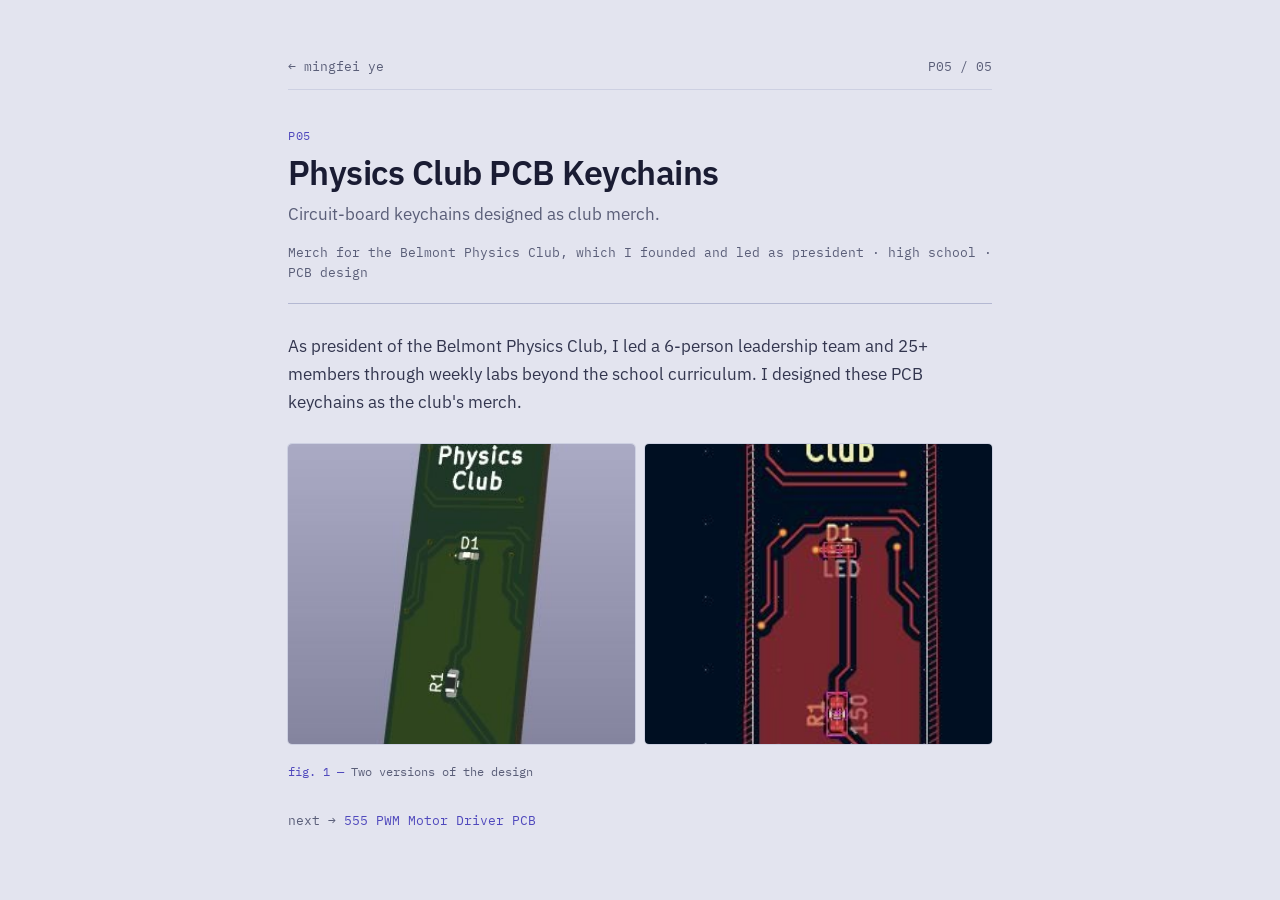
<file: projects/pcb-keychains.html>
<!doctype html>
<html lang="en">
<head>
<meta charset="utf-8">
<meta name="viewport" content="width=device-width, initial-scale=1">
<title>Physics Club PCB Keychains · Mingfei Ye</title>
<meta name="description" content="Circuit-board keychains designed as club merch.">
<link rel="icon" href="../assets/favicon.svg" type="image/svg+xml">
<link rel="preconnect" href="https://fonts.googleapis.com">
<link rel="preconnect" href="https://fonts.gstatic.com" crossorigin>
<link href="https://fonts.googleapis.com/css2?family=IBM+Plex+Mono:wght@400;500&family=IBM+Plex+Sans:wght@400;600&display=swap" rel="stylesheet">
<link rel="stylesheet" href="../style.css">
</head>
<body>
<main class="wrap">
  <nav class="topbar"><a href="../index.html">← mingfei ye</a><span>P05 / 05</span></nav>
  <article>
    <p class="post-meta-top">P05</p>
    <h1 class="post-title">Physics Club PCB Keychains</h1>
    <p class="post-sub">Circuit-board keychains designed as club merch.</p>
    <p class="post-meta">Merch for the Belmont Physics Club, which I founded and led as president · high school · PCB design</p>
    <div class="post-body">

<p>As president of the Belmont Physics Club, I led a 6-person leadership team and 25+ members through weekly labs beyond the school curriculum. I designed these PCB keychains as the club's merch.</p>
<figure class="pair"><img src="../assets/keychain-green.jpg" alt="" loading="lazy"><img src="../assets/keychain-red.jpg" alt="" loading="lazy"><figcaption>Two versions of the design</figcaption></figure>

    </div>
    
    <p class="next">next → <a href="calsol-motor-driver.html">555 PWM Motor Driver PCB</a></p>
  </article>
</main>
</body>
</html>
</file>
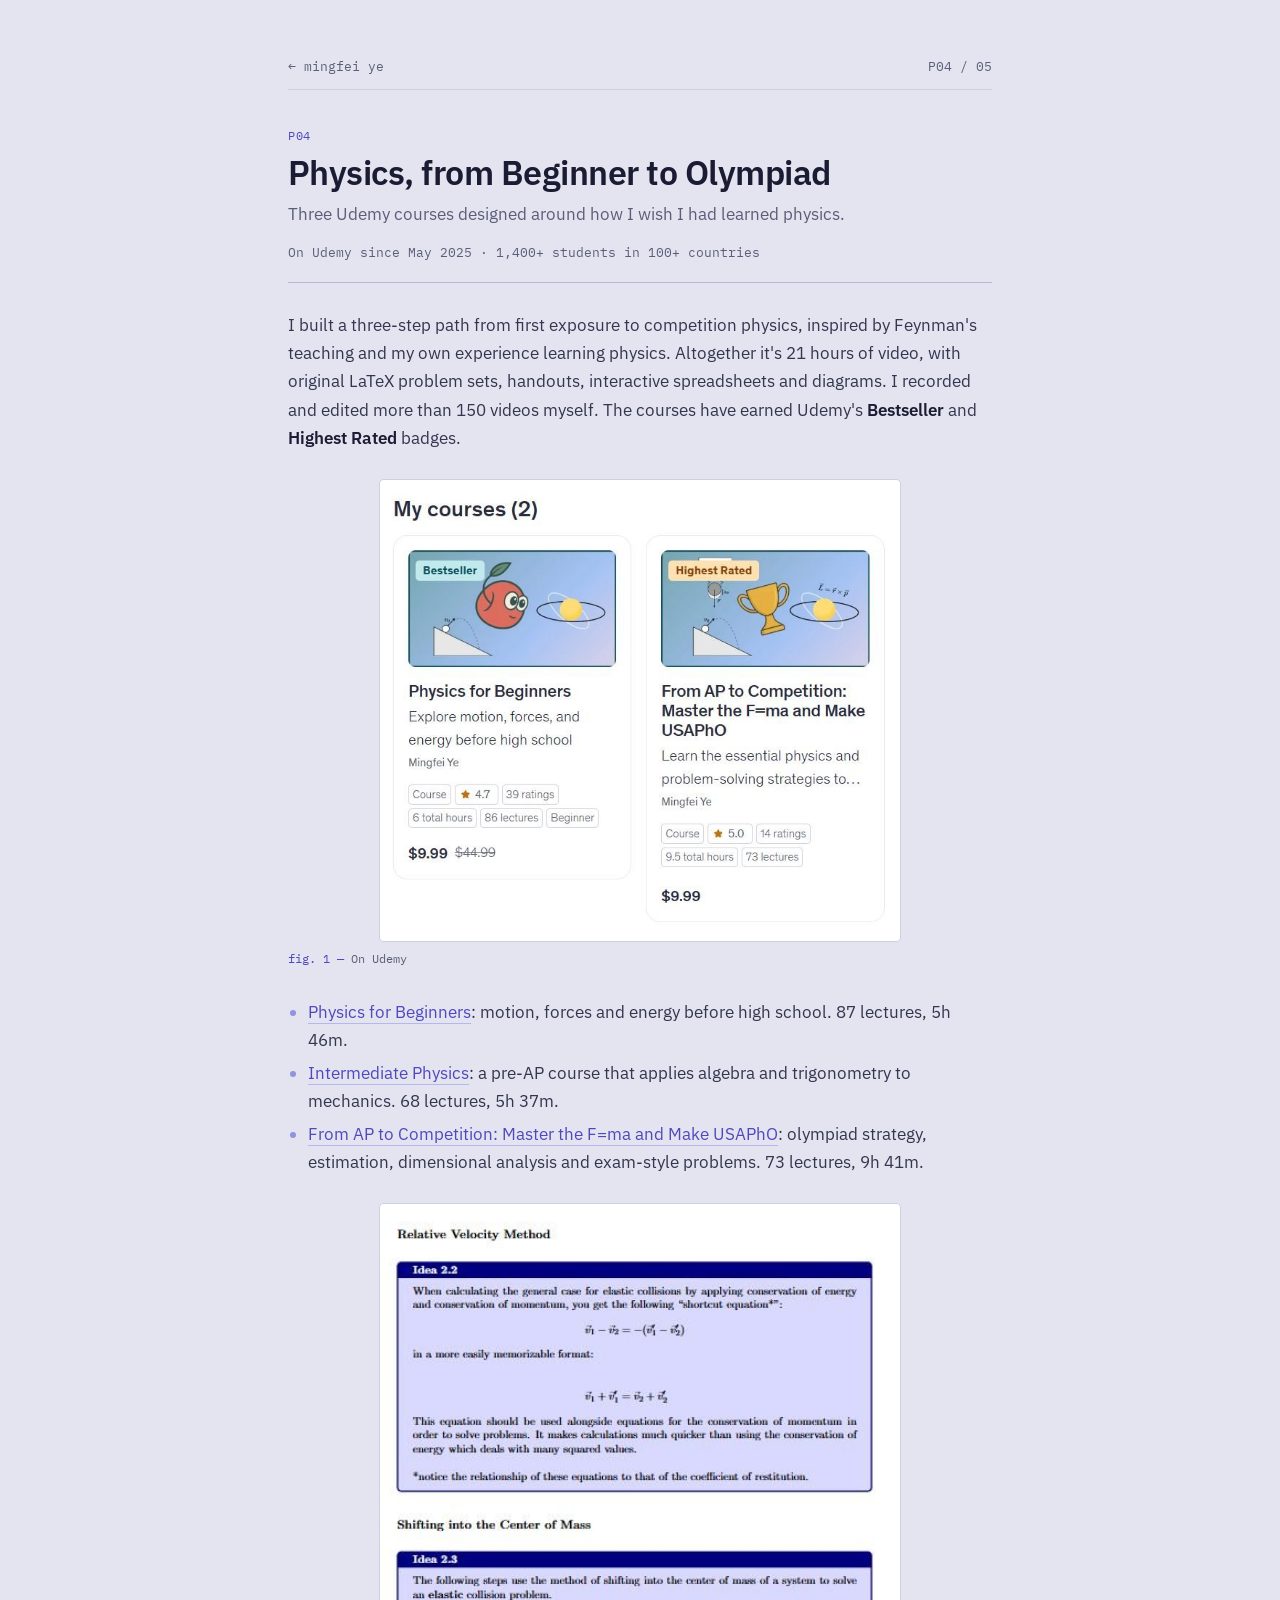
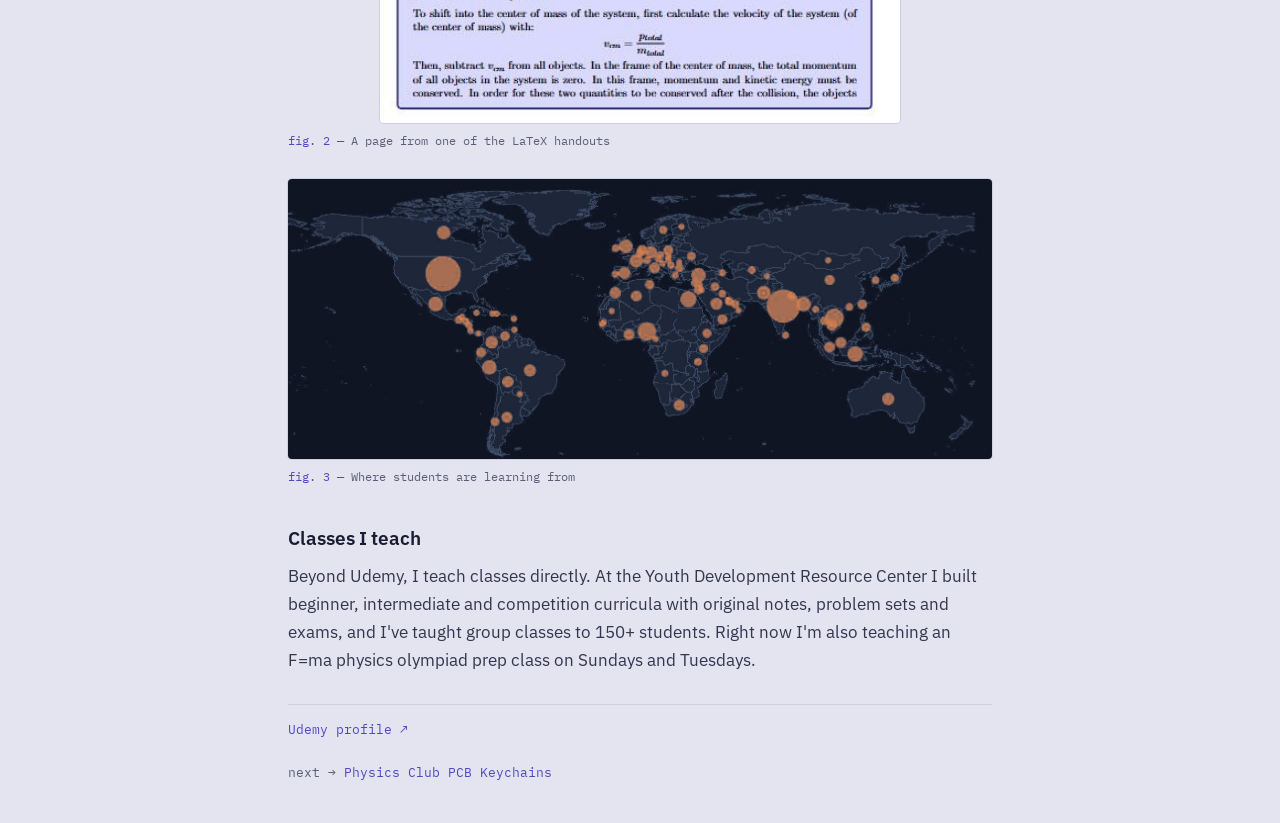
<file: projects/physics-courses.html>
<!doctype html>
<html lang="en">
<head>
<meta charset="utf-8">
<meta name="viewport" content="width=device-width, initial-scale=1">
<title>Physics, from Beginner to Olympiad · Mingfei Ye</title>
<meta name="description" content="Three Udemy courses designed around how I wish I had learned physics.">
<link rel="icon" href="../assets/favicon.svg" type="image/svg+xml">
<link rel="preconnect" href="https://fonts.googleapis.com">
<link rel="preconnect" href="https://fonts.gstatic.com" crossorigin>
<link href="https://fonts.googleapis.com/css2?family=IBM+Plex+Mono:wght@400;500&family=IBM+Plex+Sans:wght@400;600&display=swap" rel="stylesheet">
<link rel="stylesheet" href="../style.css">
</head>
<body>
<main class="wrap">
  <nav class="topbar"><a href="../index.html">← mingfei ye</a><span>P04 / 05</span></nav>
  <article>
    <p class="post-meta-top">P04</p>
    <h1 class="post-title">Physics, from Beginner to Olympiad</h1>
    <p class="post-sub">Three Udemy courses designed around how I wish I had learned physics.</p>
    <p class="post-meta">On Udemy since May 2025 · 1,400+ students in 100+ countries</p>
    <div class="post-body">

<p>I built a three-step path from first exposure to competition physics, inspired by Feynman's teaching and my own experience learning physics. Altogether it's 21 hours of video, with original LaTeX problem sets, handouts, interactive spreadsheets and diagrams. I recorded and edited more than 150 videos myself. The courses have earned Udemy's <strong>Bestseller</strong> and <strong>Highest Rated</strong> badges.</p>
<figure class=""><img src="../assets/course-cards.jpg" alt="On Udemy" loading="lazy"><figcaption>On Udemy</figcaption></figure>
<ul>
<li><a href="https://www.udemy.com/course/physics-for-beginners/">Physics for Beginners</a>: motion, forces and energy before high school. 87 lectures, 5h 46m.</li>
<li><a href="https://www.udemy.com/course/intermediate-physics/">Intermediate Physics</a>: a pre-AP course that applies algebra and trigonometry to mechanics. 68 lectures, 5h 37m.</li>
<li><a href="https://www.udemy.com/course/master-the-fma-learn-competition-physics-and-make-usapho/">From AP to Competition: Master the F=ma and Make USAPhO</a>: olympiad strategy, estimation, dimensional analysis and exam-style problems. 73 lectures, 9h 41m.</li>
</ul>
<figure class=""><img src="../assets/course-latex.jpg" alt="A page from one of the LaTeX handouts" loading="lazy"><figcaption>A page from one of the LaTeX handouts</figcaption></figure>
<figure class="wide"><img src="../assets/course-map.jpg" alt="Where students are learning from" loading="lazy"><figcaption>Where students are learning from</figcaption></figure>
<h3>Classes I teach</h3>
<p>Beyond Udemy, I teach classes directly. At the Youth Development Resource Center I built beginner, intermediate and competition curricula with original notes, problem sets and exams, and I've taught group classes to 150+ students. Right now I'm also teaching an F=ma physics olympiad prep class on Sundays and Tuesdays.</p>

    </div>
    <p class="post-links"><a href="https://www.udemy.com/user/pushnpull2/" target="_blank" rel="noopener">Udemy profile ↗</a></p>
    <p class="next">next → <a href="pcb-keychains.html">Physics Club PCB Keychains</a></p>
  </article>
</main>
</body>
</html>
</file>
<file: style.css>
/* Mingfei Ye: soft indigo-gray paper + ink, indigo accent, mono labels like a schematic title block. */
:root{
  /* one cool indigo hue family (~235–245°): indigo-tinted neutrals + deep indigo accent. Refs in notes.md */
  --paper:#e3e4ef; --card:#ebecf5; --well:#d4d6e6;
  --ink:#1a1c33; --text:#33364f; --muted:#5a5e78; --rule:#cdd0e2; --rule-strong:#b4b8d2;
  --purple:#5049bd; --lilac:#8f93e0; --lilac-light:#b5b8f0; --lilac-soft:#d6d8f5;
  --sans:"IBM Plex Sans",-apple-system,BlinkMacSystemFont,"Segoe UI",sans-serif;
  --mono:"IBM Plex Mono",ui-monospace,SFMono-Regular,Menlo,monospace;
}
*{box-sizing:border-box;margin:0;padding:0}
html{-webkit-text-size-adjust:100%}
body{background:var(--paper);color:var(--text);font-family:var(--sans);font-size:16px;line-height:1.62;-webkit-font-smoothing:antialiased}
a{color:inherit;text-decoration:none}
img{display:block;max-width:100%}
.wrap{max-width:760px;margin:0 auto;padding:56px 28px 40px}
.mono{font-family:var(--mono)}
.g{color:var(--purple)}
a.g{border-bottom:1px solid var(--lilac-light)}
a.g:hover{border-bottom-color:var(--purple)}

/* header: photo + title block */
.header{display:grid;grid-template-columns:148px 1fr;gap:28px;align-items:end;padding-bottom:26px;border-bottom:1px solid var(--rule-strong)}
.photo{width:148px;height:148px;border-radius:4px;background:var(--well) url("assets/placeholder.svg") center/cover;background-image:url("assets/me.jpg"),url("assets/placeholder.svg");background-size:cover;background-position:center 30%;box-shadow:0 0 0 1px var(--rule-strong)}
.name{font-size:34px;font-weight:600;color:var(--ink);letter-spacing:-.015em;line-height:1.1}
.sub{font-family:var(--mono);font-size:14px;color:var(--muted);margin-top:6px}
.links{display:flex;flex-wrap:wrap;gap:6px 18px;margin-top:16px;font-family:var(--mono);font-size:13px}
.links a{color:var(--purple)}
.links a:hover{text-decoration:underline;text-underline-offset:3px}

/* section labels */
.sec{display:flex;align-items:baseline;gap:12px;margin:46px 0 16px;font-family:var(--mono);font-size:12px;letter-spacing:.08em;text-transform:uppercase;color:var(--muted)}
.sec .n{color:var(--purple)}
.sec::after{content:"";flex:1;border-top:1px solid var(--lilac-light);transform:translateY(-3px)}

.intro{margin-top:26px;font-size:17px;color:var(--text)}
.intro p{margin-bottom:14px}
.intro strong{color:var(--ink);font-weight:600}

/* figure */
figure{margin:28px 0}
figure img{border-radius:4px;margin:0 auto}
figcaption{font-family:var(--mono);font-size:12px;color:var(--muted);margin-top:8px}
.intro-photo{display:grid;grid-template-columns:minmax(0,440px) 1fr;gap:18px;align-items:end;margin:26px 0 8px}
.intro-photo img{width:100%;height:auto;margin:0;box-shadow:0 0 0 1px var(--rule-strong),0 6px 18px -10px rgba(26,28,51,.35)}
.intro-photo figcaption{margin:0;padding-bottom:2px;border-top:1px solid var(--rule);padding-top:8px}

/* spec table (now / experience / honors / skills) */
.spec{list-style:none;border-top:1px solid var(--rule)}
.spec li{display:grid;grid-template-columns:150px 1fr;gap:18px;padding:11px 0;border-bottom:1px solid var(--rule)}
.spec .k{font-family:var(--mono);font-size:12.5px;color:var(--muted);padding-top:2px;line-height:1.5}
.spec .k b{display:block;font-weight:500;color:var(--purple);text-transform:uppercase;letter-spacing:.06em}
.spec .v{font-size:15.5px}
.spec .v strong{color:var(--ink);font-weight:600}
.spec .v small{display:block;color:var(--muted);font-size:14px;margin-top:2px}

/* projects */
.projects{list-style:none;display:flex;flex-direction:column;gap:12px}
.post-card{display:flex;background:var(--card);border:1px solid var(--rule);border-radius:4px;overflow:hidden;transition:border-color .15s,background .15s}
.post-card:hover{border-color:var(--lilac);background:#f0f1f8}
.post-card-media{flex:none;width:196px;background:var(--well)}
.post-card-media img{width:100%;height:100%;min-height:124px;object-fit:cover}
.post-card-body{padding:14px 20px;display:flex;flex-direction:column;justify-content:center}
.post-card-meta{font-family:var(--mono);font-size:11.5px;color:var(--muted);letter-spacing:.03em}
.post-card-meta .ref{color:var(--purple);margin-right:8px}
.post-card-title{font-size:18px;font-weight:600;color:var(--ink);margin:3px 0 4px;line-height:1.3}
.post-card-desc{font-size:15px;color:var(--text);line-height:1.5}

/* footer */
.footer{display:flex;justify-content:space-between;flex-wrap:wrap;gap:8px 16px;margin-top:52px;padding-top:14px;border-top:1px solid var(--rule-strong);font-family:var(--mono);font-size:12px;color:var(--muted)}

/* project pages */
.topbar{display:flex;justify-content:space-between;font-family:var(--mono);font-size:13px;color:var(--muted);padding-bottom:12px;border-bottom:1px solid var(--rule);margin-bottom:36px}
.topbar a:hover{color:var(--purple)}
.post-meta-top{font-family:var(--mono);font-size:12px;color:var(--purple);letter-spacing:.06em;text-transform:uppercase}
.post-title{font-size:34px;font-weight:600;color:var(--ink);line-height:1.15;letter-spacing:-.015em;margin-top:8px}
.post-sub{font-size:17px;color:var(--muted);margin-top:8px}
.post-meta{font-family:var(--mono);font-size:12.5px;color:var(--muted);margin-top:14px;padding-bottom:20px;border-bottom:1px solid var(--rule-strong);margin-bottom:28px}
.post-body{font-size:16.5px;line-height:1.7;counter-reset:fig}
.post-body h3{font-size:19px;font-weight:600;color:var(--ink);margin:34px 0 8px}
.post-body p{margin-bottom:15px}
.post-body ul{padding-left:20px;margin-bottom:15px}
.post-body li{margin:5px 0}
.post-body li::marker{color:var(--lilac)}
.post-body a{color:var(--purple);border-bottom:1px solid var(--lilac-light)}
.post-body strong{color:var(--ink);font-weight:600}
.post-body code{font-family:var(--mono);font-size:14px;background:var(--lilac-soft);padding:1px 6px;border-radius:3px;color:var(--ink)}
.post-body blockquote{border-left:2px solid var(--lilac);padding-left:16px;color:var(--muted);margin:20px 0}
.post-body figure{counter-increment:fig}
.post-body figcaption::before{content:"fig. " counter(fig) " — ";color:var(--purple)}
.post-body figure img{max-height:520px;width:auto;box-shadow:0 0 0 1px var(--rule)}
.post-body figure.wide img{width:100%;max-height:none}
.post-body figure:not(.wide):not(.pair) img{max-width:520px;width:100%;height:auto}
.post-body figure.pair{display:grid;grid-template-columns:1fr 1fr;gap:10px}
.post-body figure.pair img{width:100%;height:100%;max-height:300px;object-fit:cover;background:#fff}
.post-body figure.pair figcaption{grid-column:1/-1}
.video{position:relative;aspect-ratio:16/9;margin:28px 0;border-radius:4px;overflow:hidden;background:#000}
.video iframe{position:absolute;inset:0;width:100%;height:100%;border:0}
.post-links{font-family:var(--mono);font-size:13px;margin-top:30px;padding-top:14px;border-top:1px solid var(--rule)}
.post-links a{color:var(--purple);margin-right:18px}
.post-links a:hover{text-decoration:underline}
.next{font-family:var(--mono);font-size:13px;color:var(--muted);margin-top:22px}
.next a{color:var(--purple)}

@media (max-width:620px){
  .wrap{padding:36px 20px 32px}
  .header{grid-template-columns:104px 1fr;gap:18px;align-items:center}
  .photo{width:104px;height:104px}
  .name{font-size:26px}
  .sub{font-size:13px}
  .links{gap:4px 14px;font-size:12.5px}
  .intro{font-size:16px}
  .intro-photo{grid-template-columns:1fr;gap:0}
  .intro-photo figcaption{border-top:0;padding-top:8px}
  .spec li{grid-template-columns:1fr;gap:2px}
  .post-card{flex-direction:column}
  .post-card-media{width:100%;aspect-ratio:16/9}
  .post-card-media img{min-height:0}
  .post-title{font-size:27px}
  .post-body figure.pair{grid-template-columns:1fr}
}
/* v4: single-statement intro */
.intro{margin-top:30px}
.intro .statement{font-size:21px;line-height:1.5;color:var(--ink);max-width:600px;margin:0}
@media (max-width:620px){.intro{margin-top:24px}.intro .statement{font-size:18.5px}}
</file>
